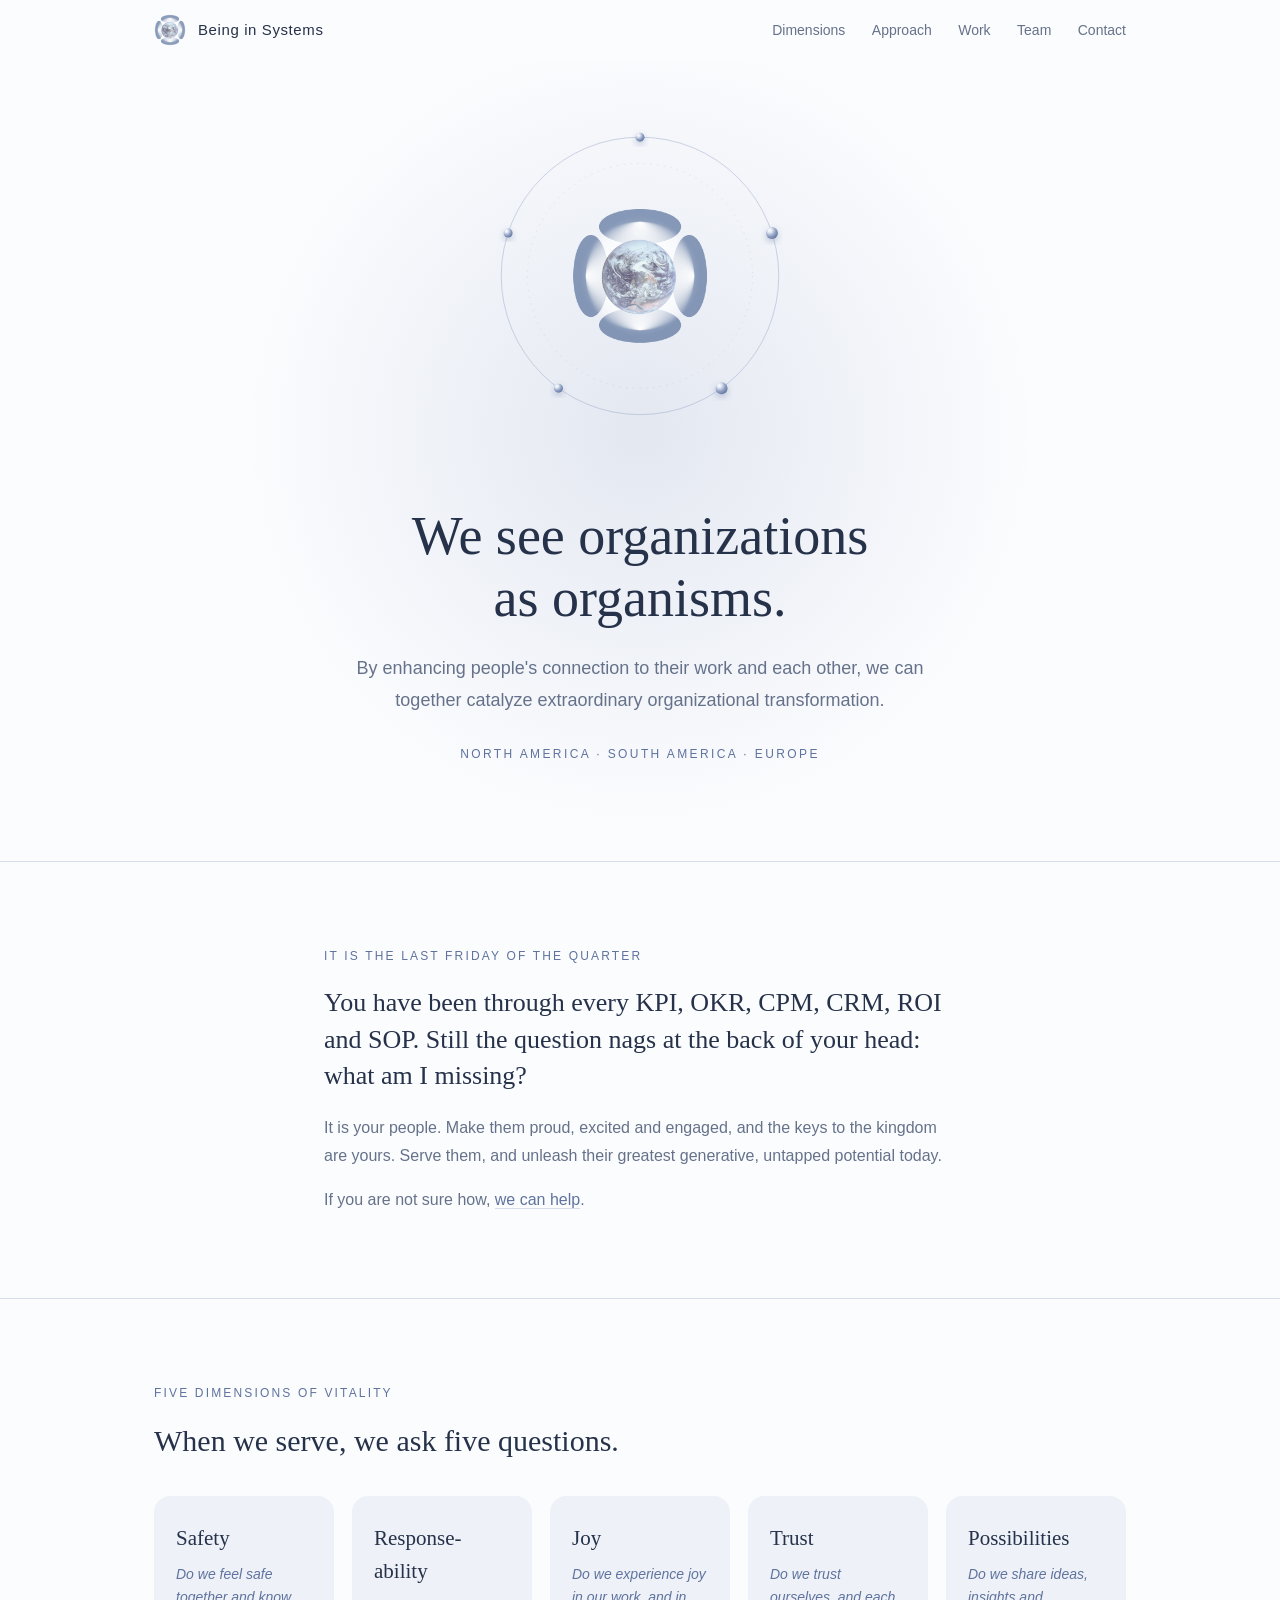
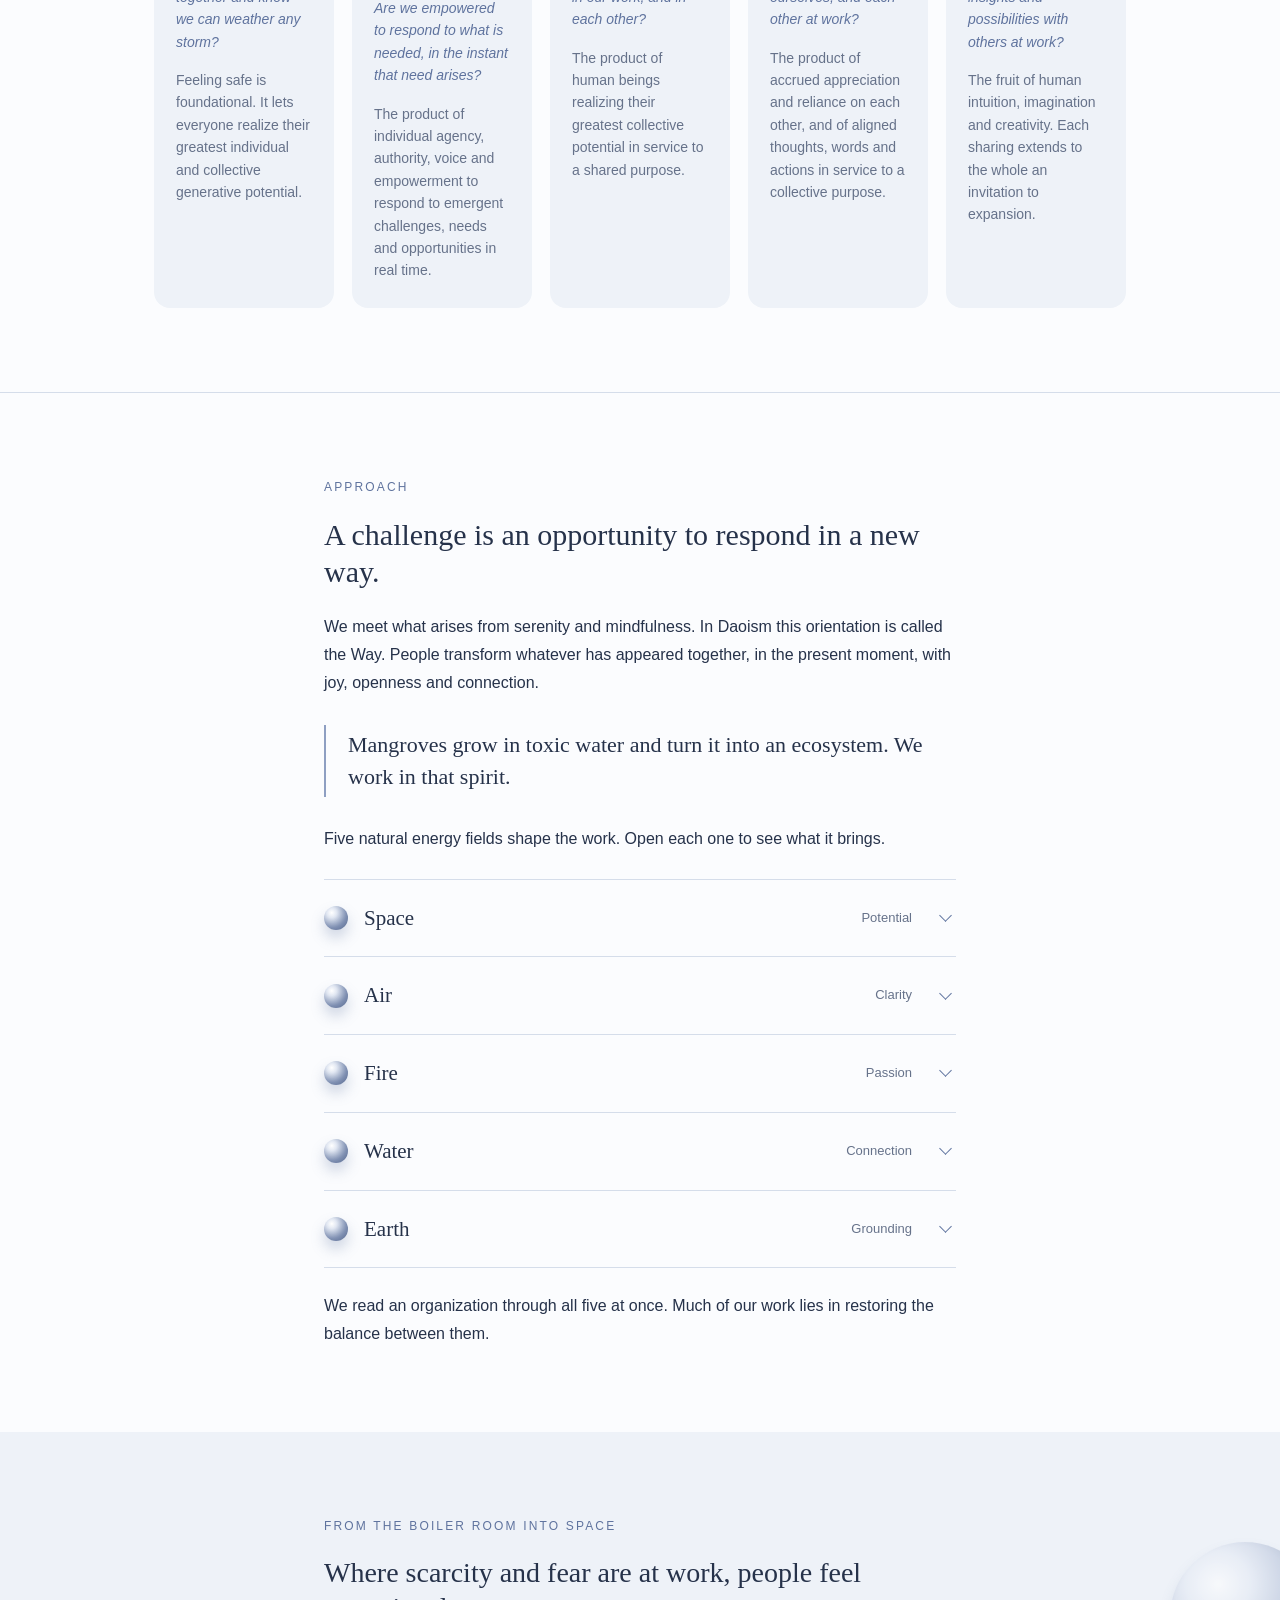
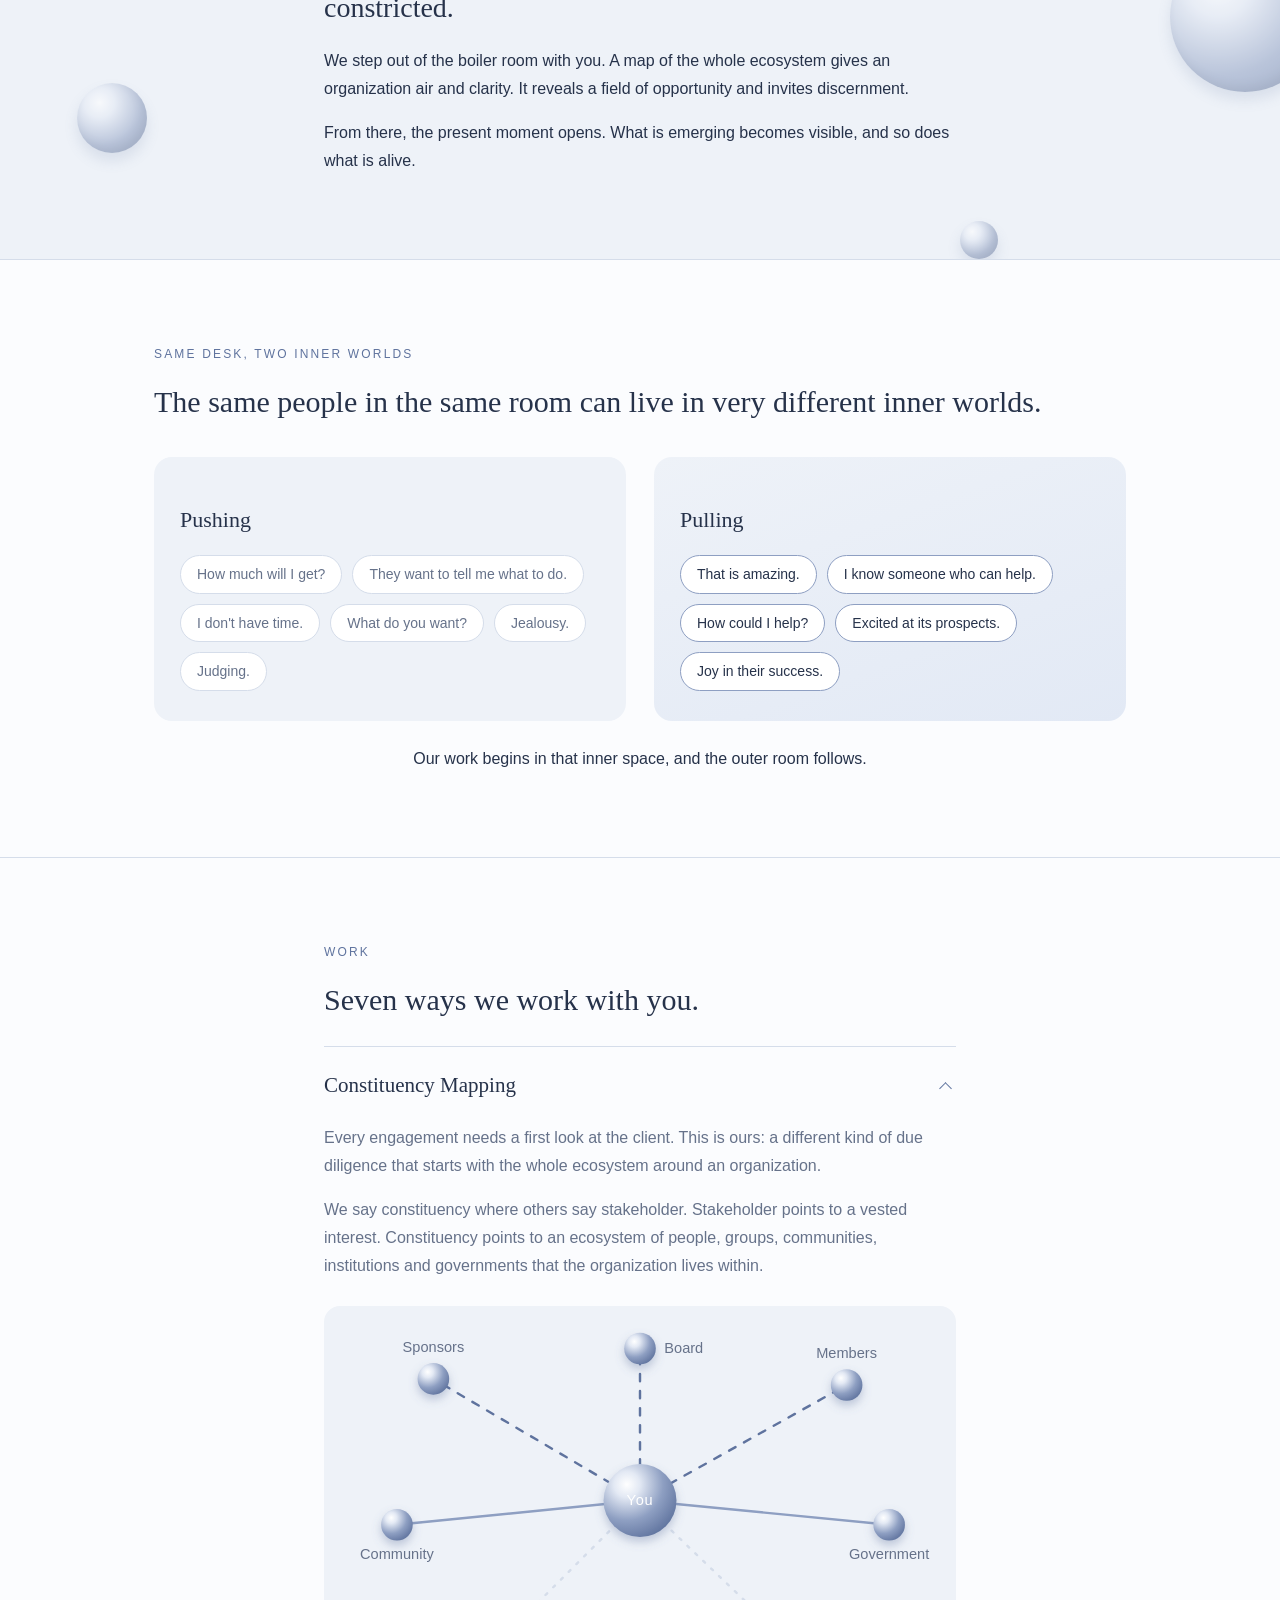
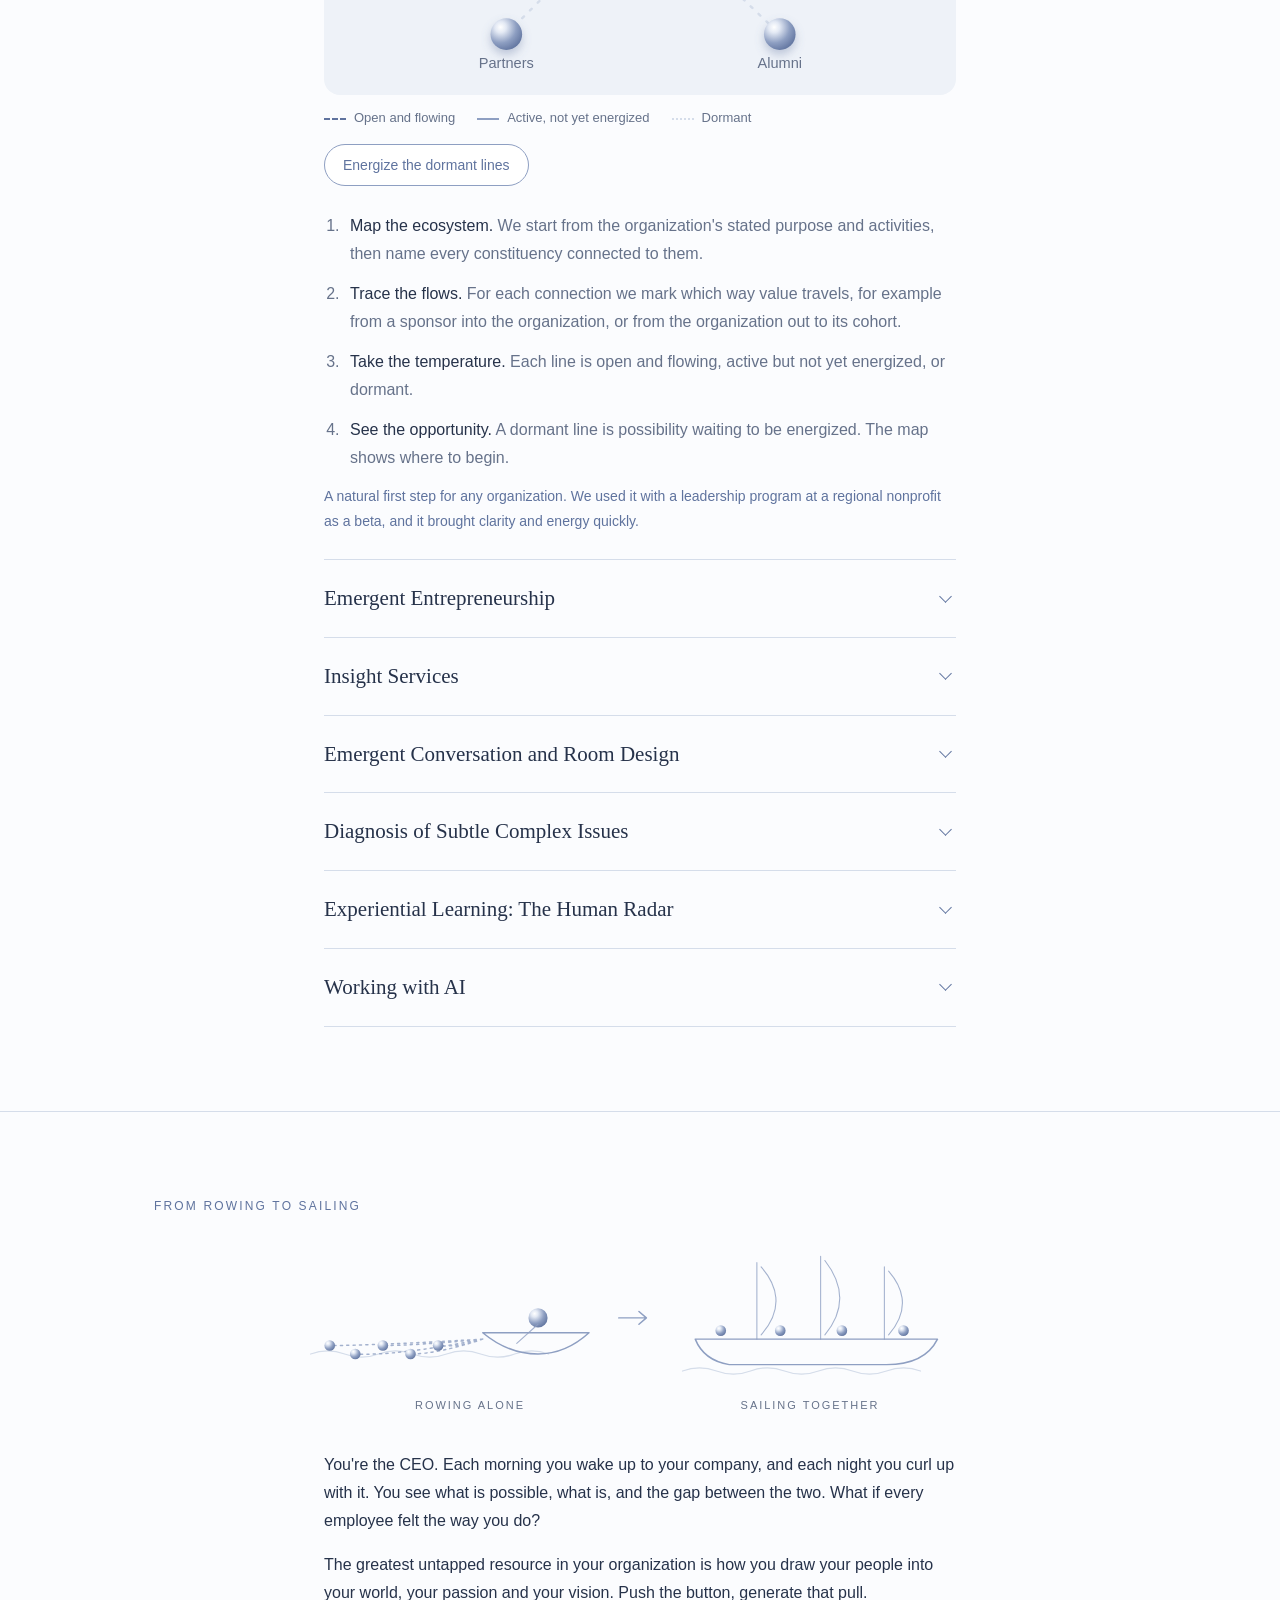
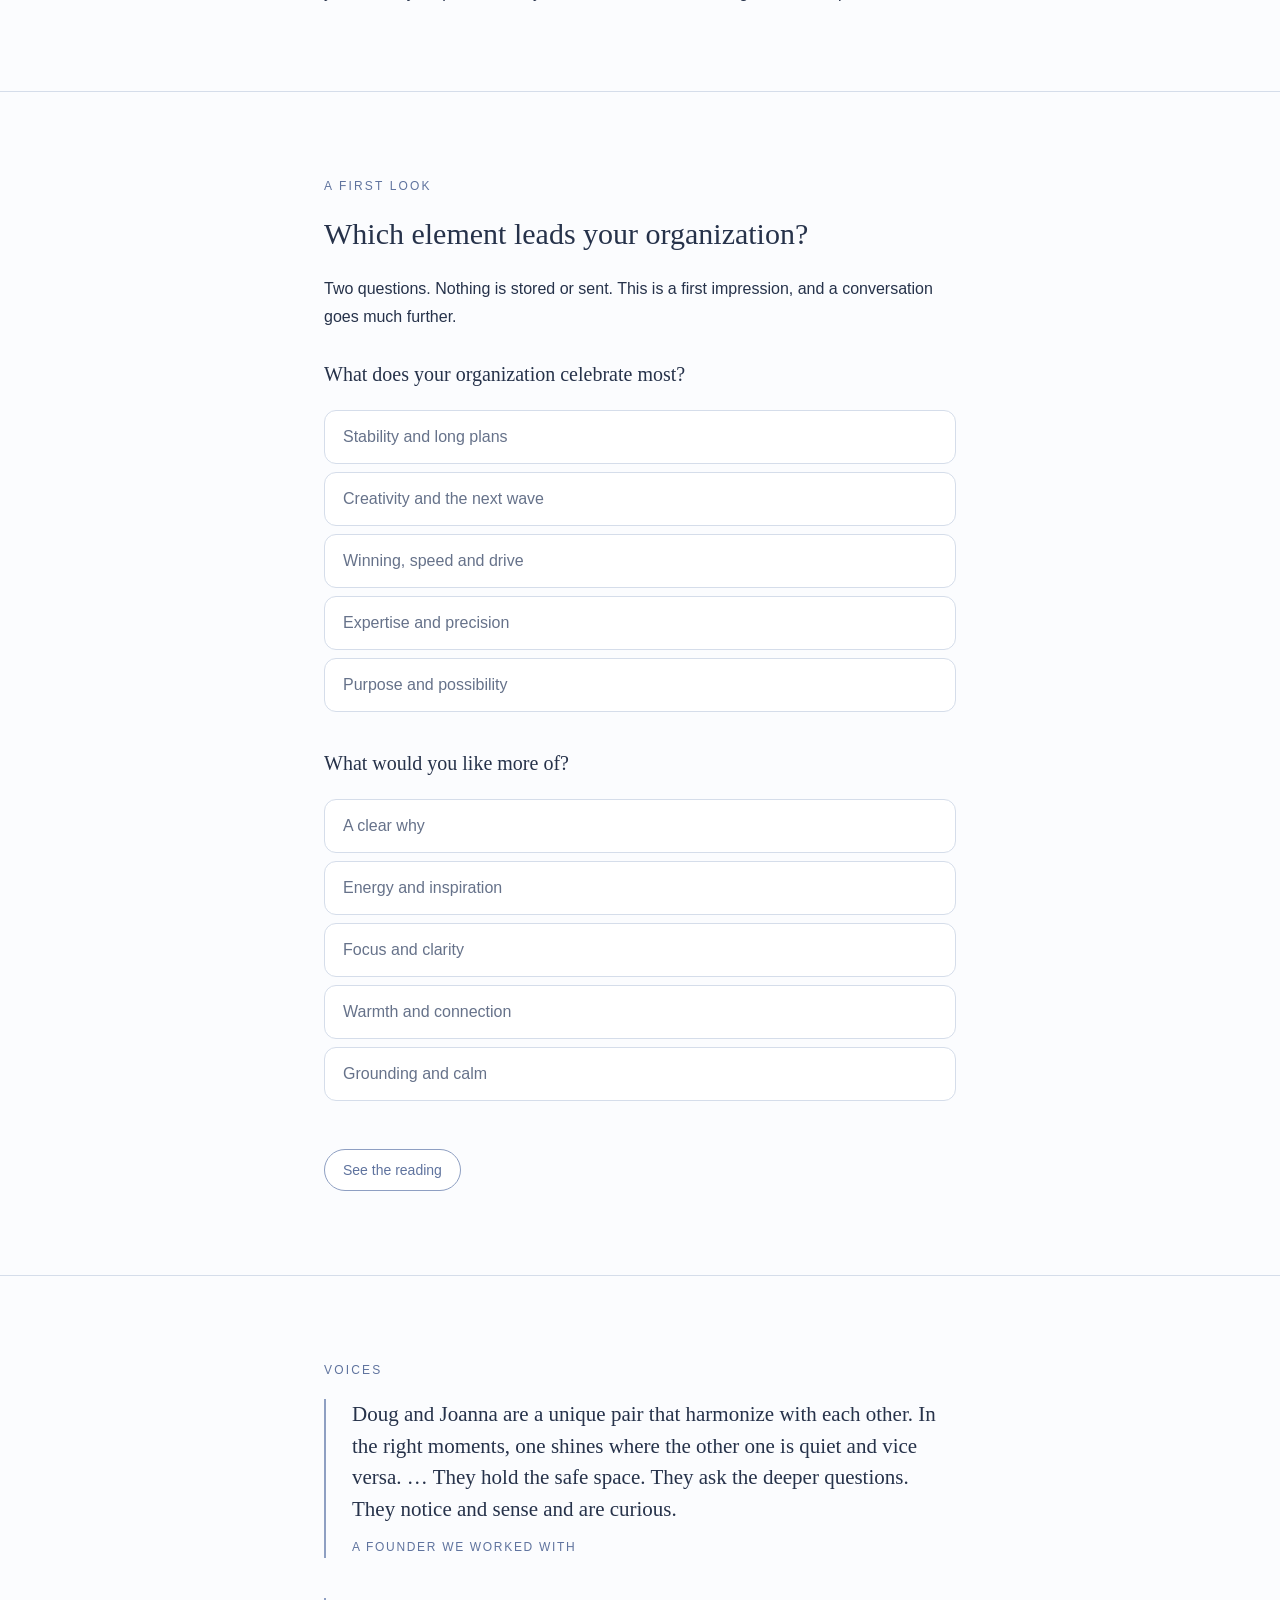
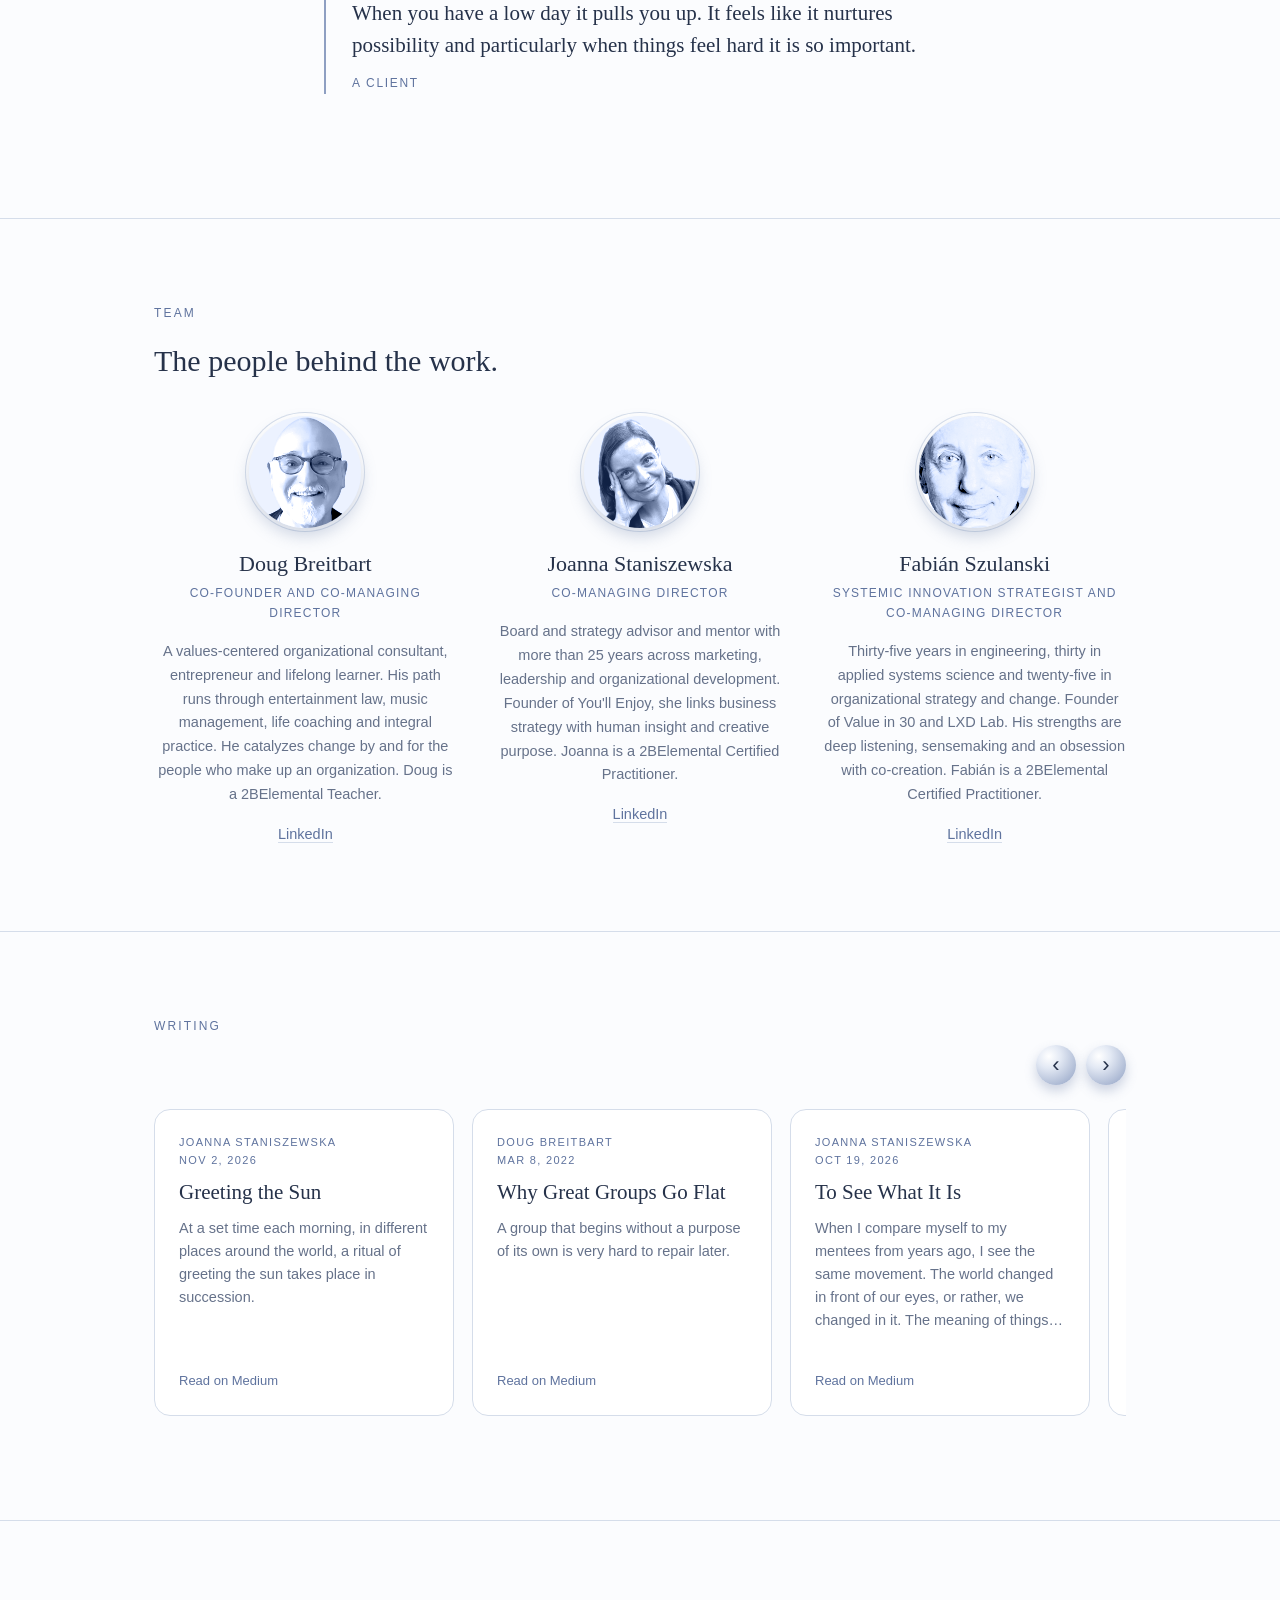
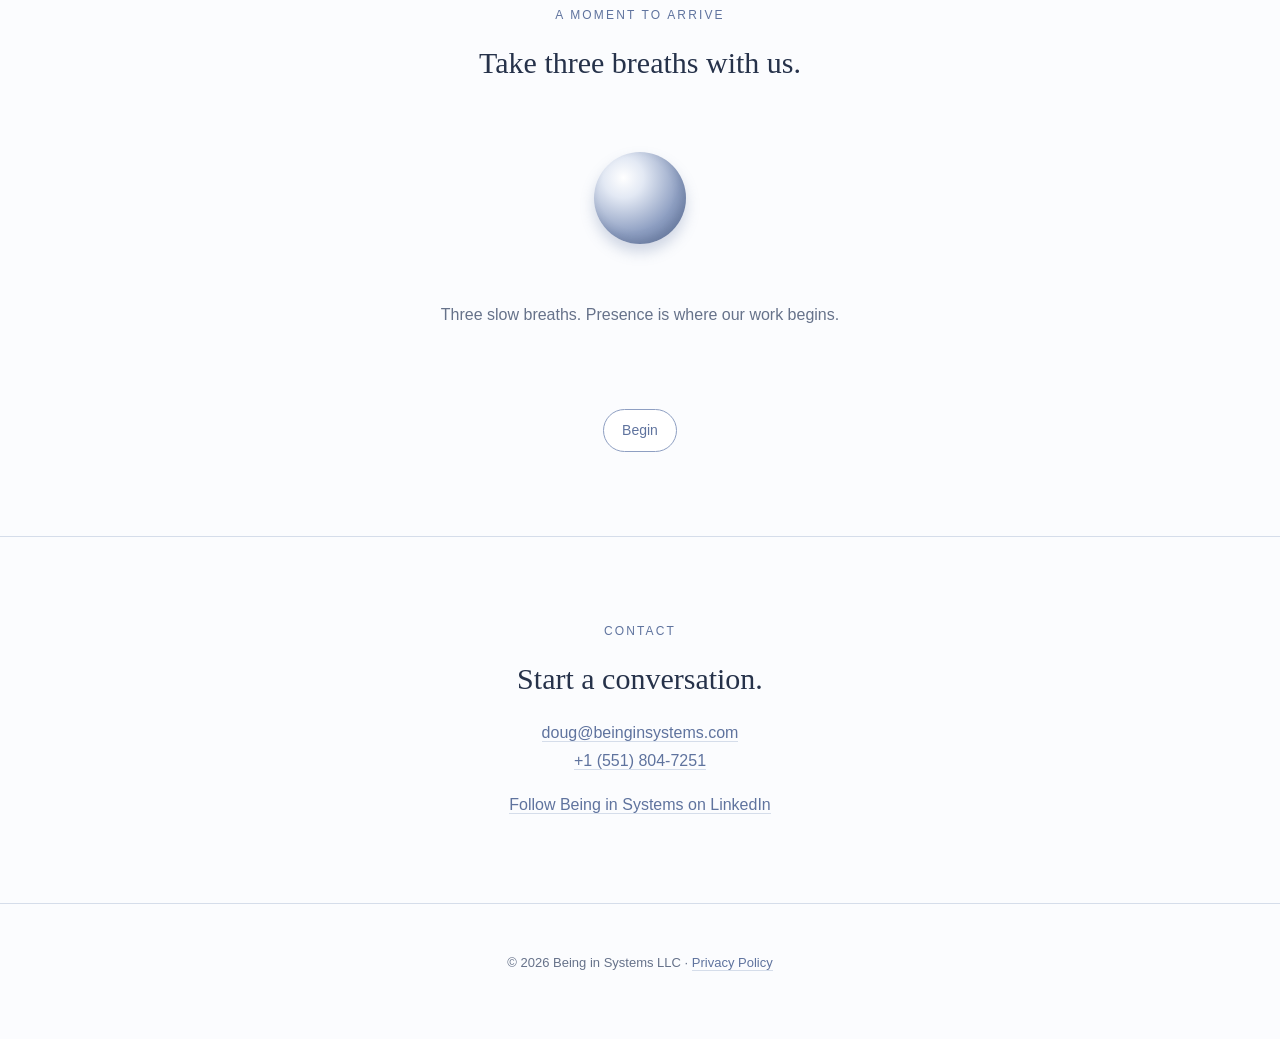
<file: index.html>
<!DOCTYPE html>
<html lang="en">
<head>
  <meta charset="UTF-8" />
  <meta name="viewport" content="width=device-width, initial-scale=1.0" />
  <title>Being in Systems</title>
  <meta name="description" content="We see organizations as organisms. Being in Systems works with them from the inside out." />
  <link rel="icon" href="bis_globe.png" />
  <link rel="stylesheet" href="style.css" />
  <script>document.documentElement.classList.add('js');</script>
</head>
<body>
<svg width="0" height="0" style="position:absolute" aria-hidden="true" focusable="false">
  <defs>
    <radialGradient id="sph" cx="32%" cy="28%" r="80%">
      <stop offset="0" stop-color="#FFFFFF"/><stop offset=".22" stop-color="#E3E9F4"/>
      <stop offset=".62" stop-color="#8E9FC2"/><stop offset="1" stop-color="#5F739E"/>
    </radialGradient>
    <filter id="sh" x="-40%" y="-40%" width="180%" height="190%">
      <feDropShadow dx="0" dy="4" stdDeviation="4" flood-color="#5F739E" flood-opacity=".35"/>
    </filter>
  </defs>
</svg>

<header>
  <div class="wrap">
    <a class="brand" href="#top"><img src="bis_globe.png" alt="" />Being in Systems</a>
    <nav>
      <a href="#dimensions">Dimensions</a>
      <a href="#approach">Approach</a>
      <a href="#work">Work</a>
      <a href="#team">Team</a>
      <a href="#contact">Contact</a>
    </nav>
  </div>
</header>

<main id="top">

  <!-- HERO -->
  <div class="hero">
    <div class="hero-art" data-speed="-0.14" aria-hidden="true">
      <svg class="orbit" viewBox="0 0 400 400">
        <circle cx="200" cy="200" r="185" class="orbit-line"/>
        <circle cx="200" cy="200" r="150" class="orbit-line faint"/>
        <g class="orbit-dots">
          <circle cx="200" cy="15"  r="6"/>
          <circle cx="375.9" cy="142.8" r="8"/>
          <circle cx="308.7" cy="349.7" r="8"/>
          <circle cx="91.3"  cy="349.7" r="6"/>
          <circle cx="24.1"  cy="142.8" r="6"/>
        </g>
      </svg>
      <img class="globe" src="bis_globe.png" alt="Being in Systems globe logo" />
    </div>
    <div class="wrap">
      <h1>We see organizations<br />as organisms.</h1>
      <p class="lead">By enhancing people's connection to their work and each other, we can together catalyze extraordinary organizational transformation.</p>
      <p class="geo">North America &middot; South America &middot; Europe</p>
    </div>
  </div>

  <!-- PROVOCATION -->
  <section id="friday" class="prov"><div class="wrap">
    <span class="label">It is the last Friday of the quarter</span>
    <p class="big">You have been through every KPI, OKR, CPM, CRM, ROI and SOP. Still the question nags at the back of your head: what am I missing?</p>
    <p>It is your people. Make them proud, excited and engaged, and the keys to the kingdom are yours. Serve them, and unleash their greatest generative, untapped potential today.</p>
    <p>If you are not sure how, <a href="#contact">we can help</a>.</p>
  </div></section>

  <!-- DIMENSIONS -->
  <section id="dimensions"><div class="wrap wide">
    <span class="label">Five dimensions of vitality</span>
    <h2>When we serve, we ask five questions.</h2>
    <div class="dims">
      <article class="dim reveal">
        <h3>Safety</h3>
        <p class="q">Do we feel safe together and know we can weather any storm?</p>
        <p>Feeling safe is foundational. It lets everyone realize their greatest individual and collective generative potential.</p>
      </article>
      <article class="dim reveal">
        <h3>Response-ability</h3>
        <p class="q">Are we empowered to respond to what is needed, in the instant that need arises?</p>
        <p>The product of individual agency, authority, voice and empowerment to respond to emergent challenges, needs and opportunities in real time.</p>
      </article>
      <article class="dim reveal">
        <h3>Joy</h3>
        <p class="q">Do we experience joy in our work, and in each other?</p>
        <p>The product of human beings realizing their greatest collective potential in service to a shared purpose.</p>
      </article>
      <article class="dim reveal">
        <h3>Trust</h3>
        <p class="q">Do we trust ourselves, and each other at work?</p>
        <p>The product of accrued appreciation and reliance on each other, and of aligned thoughts, words and actions in service to a collective purpose.</p>
      </article>
      <article class="dim reveal">
        <h3>Possibilities</h3>
        <p class="q">Do we share ideas, insights and possibilities with others at work?</p>
        <p>The fruit of human intuition, imagination and creativity. Each sharing extends to the whole an invitation to expansion.</p>
      </article>
    </div>
  </div></section>

  <!-- APPROACH -->
  <section id="approach"><div class="wrap">
    <span class="label">Approach</span>
    <h2>A challenge is an opportunity to respond in a new way.</h2>
    <p>We meet what arises from serenity and mindfulness. In Daoism this orientation is called the Way. People transform whatever has appeared together, in the present moment, with joy, openness and connection.</p>
    <blockquote class="pull">Mangroves grow in toxic water and turn it into an ecosystem. We work in that spirit.</blockquote>
    <p>Five natural energy fields shape the work. Open each one to see what it brings.</p>
<div class="acc el reveal">
      <details name="elements">
        <summary><span class="orb sm" aria-hidden="true"></span><span>Space</span><em>Potential</em></summary>
        <div class="body"><p>The field where something new can appear. Space holds purpose, meaning and emergence. It asks why the organization exists and what wants to come next.</p><p class="out"><b>Out of balance.</b> When Space is missing, success is measured by growth and stability alone, and the organization has little sense of why it does what it does.</p></div>
      </details>
      <details name="elements">
        <summary><span class="orb sm" aria-hidden="true"></span><span>Air</span><em>Clarity</em></summary>
        <div class="body"><p>Structure, focus and thought. Air gives shape to what Fire brings, through numbers, agreements and clear communication.</p><p class="out"><b>Out of balance.</b> Air alone turns cold. The expertise is strong, yet few people feel drawn to it. Without Air, intensity has no focus.</p></div>
      </details>
      <details name="elements">
        <summary><span class="orb sm" aria-hidden="true"></span><span>Fire</span><em>Passion</em></summary>
        <div class="body"><p>Agency, voice and the energy to act. Fire awakens people to their own value and generative potential. It inspires and never imposes.</p><p class="out"><b>Out of balance.</b> Without Fire, energy lives in individual careers and the whole stays cold. Too much Fire burns people out within a few years.</p></div>
      </details>
      <details name="elements">
        <summary><span class="orb sm" aria-hidden="true"></span><span>Water</span><em>Connection</em></summary>
        <div class="body"><p>Trust, feeling and adaptability. Water lets people let go, and lets an organization take the shape the moment asks for.</p><p class="out"><b>Out of balance.</b> Without containment, Water rides one wave after another. When it freezes, people stay loyal out of habit and the connection is gone.</p></div>
      </details>
      <details name="elements">
        <summary><span class="orb sm" aria-hidden="true"></span><span>Earth</span><em>Grounding</em></summary>
        <div class="body"><p>Safety, stability and generosity. Earth is the structure that holds, so that people can rest and create.</p><p class="out"><b>Out of balance.</b> Too much Earth keeps a structure running long after anyone has asked whether it still serves.</p></div>
      </details>
    </div>
    <p class="after">We read an organization through all five at once. Much of our work lies in restoring the balance between them.</p>
  </div></section>

  <!-- SPACE -->
  <section id="space" class="band">
    <span class="orb drift d1" data-speed="0.22" aria-hidden="true"></span>
    <span class="orb drift d2" data-speed="-0.12" aria-hidden="true"></span>
    <span class="orb drift d3" data-speed="0.32" aria-hidden="true"></span>
    <div class="wrap">
    <span class="label">From the boiler room into space</span>
    <h2>Where scarcity and fear are at work, people feel constricted.</h2>
    <p>We step out of the boiler room with you. A map of the whole ecosystem gives an organization air and clarity. It reveals a field of opportunity and invites discernment.</p>
    <p>From there, the present moment opens. What is emerging becomes visible, and so does what is alive.</p>
  </div></section>

  <!-- INNER WORLDS -->
  <section id="inner"><div class="wrap wide">
    <span class="label">Same desk, two inner worlds</span>
    <h2>The same people in the same room can live in very different inner worlds.</h2>
    <div class="duo">
      <div class="side">
        <h3>Pushing</h3>
        <ul class="bubbles">
          <li>How much will I get?</li><li>They want to tell me what to do.</li><li>I don't have time.</li>
          <li>What do you want?</li><li>Jealousy.</li><li>Judging.</li>
        </ul>
      </div>
      <div class="side pull-side">
        <h3>Pulling</h3>
        <ul class="bubbles">
          <li>That is amazing.</li><li>I know someone who can help.</li><li>How could I help?</li>
          <li>Excited at its prospects.</li><li>Joy in their success.</li>
        </ul>
      </div>
    </div>
    <p class="after center">Our work begins in that inner space, and the outer room follows.</p>
  </div></section>

  <!-- WORK -->
  <section id="work"><div class="wrap">
    <span class="label">Work</span>
    <h2>Seven ways we work with you.</h2>

    <div class="acc">
      <details open>
        <summary>Constituency Mapping</summary>
        <div class="body">
          <p>Every engagement needs a first look at the client. This is ours: a different kind of due diligence that starts with the whole ecosystem around an organization.</p>
          <p>We say constituency where others say stakeholder. Stakeholder points to a vested interest. Constituency points to an ecosystem of people, groups, communities, institutions and governments that the organization lives within.</p>

          <figure class="map" id="map">
            <svg viewBox="0 0 520 320" role="img" aria-label="Constituency map: an organization at the center with flowing, active and dormant connections to its constituencies">
              <g class="m-lines">
                <line class="flow"    x1="260" y1="160" x2="90"  y2="60"/>
                <line class="flow"    x1="260" y1="160" x2="430" y2="65"/>
                <line class="active"  x1="260" y1="160" x2="60"  y2="180"/>
                <line class="active"  x1="260" y1="160" x2="465" y2="180"/>
                <line class="dormant" x1="260" y1="160" x2="150" y2="270"/>
                <line class="dormant" x1="260" y1="160" x2="375" y2="270"/>
                <line class="flow"    x1="260" y1="160" x2="260" y2="35"/>
              </g>
              <g class="m-nodes">
                <circle cx="90" cy="60" r="13"/><circle cx="430" cy="65" r="13"/>
                <circle cx="60" cy="180" r="13"/><circle cx="465" cy="180" r="13"/>
                <circle cx="150" cy="270" r="13"/><circle cx="375" cy="270" r="13"/>
                <circle cx="260" cy="35" r="13"/>
              </g>
              <g class="m-labels">
                <text x="90"  y="38"  text-anchor="middle">Sponsors</text>
                <text x="430" y="43"  text-anchor="middle">Members</text>
                <text x="60"  y="208" text-anchor="middle">Community</text>
                <text x="465" y="208" text-anchor="middle">Government</text>
                <text x="150" y="298" text-anchor="middle">Partners</text>
                <text x="375" y="298" text-anchor="middle">Alumni</text>
                <text x="280" y="39"  text-anchor="start">Board</text>
              </g>
              <circle class="m-core" cx="260" cy="160" r="30"/>
              <text class="m-core-label" x="260" y="164" text-anchor="middle">You</text>
            </svg>
            <figcaption>
              <span><i class="k flow"></i>Open and flowing</span>
              <span><i class="k active"></i>Active, not yet energized</span>
              <span><i class="k dormant"></i>Dormant</span>
            </figcaption>
            <button class="pill" type="button" aria-pressed="false">Energize the dormant lines</button>
          </figure>

          <ol class="steps">
            <li><b>Map the ecosystem.</b> We start from the organization's stated purpose and activities, then name every constituency connected to them.</li>
            <li><b>Trace the flows.</b> For each connection we mark which way value travels, for example from a sponsor into the organization, or from the organization out to its cohort.</li>
            <li><b>Take the temperature.</b> Each line is open and flowing, active but not yet energized, or dormant.</li>
            <li><b>See the opportunity.</b> A dormant line is possibility waiting to be energized. The map shows where to begin.</li>
          </ol>
          <p class="for">A natural first step for any organization. We used it with a leadership program at a regional nonprofit as a beta, and it brought clarity and energy quickly.</p>
        </div>
      </details>

      <details>
        <summary>Emergent Entrepreneurship</summary>
        <div class="body">
          <p>Building something new, without a blueprint. We start from what is present in the room and let the venture take shape as real needs arise.</p>
          <p>Purpose becomes clear as the founding group discovers it together. Structure, agreements and offerings arrive when the venture needs them. Decisions are made by consent, and the connection between the people co-creating is part of the work.</p>
          <p class="for">For start-ups, partnerships forming around a shared idea, and venture teams or incubators inside larger organizations.</p>
        </div>
      </details>

      <details>
        <summary>Insight Services</summary>
        <div class="body">
          <p>Insight is the act of seeing into what is. We spend time with your people and listen to their experience and to what they have noticed but not been asked about.</p>
          <p>From that we offer senior leaders a reading: where connection flows, where it is constrained, and how that shapes what the organization can do. You receive a diagnosis and the questions it opens. What follows is yours to design, from the culture, relationships and resources already present.</p>
          <p class="for">For senior leaders and organizational development teams.</p>
        </div>
      </details>

      <details>
        <summary>Emergent Conversation and Room Design</summary>
        <div class="body">
          <p>Some conversations only happen when the conditions are right. We build a container with you, a set of conditions in which the questions that matter most to the people present can come into the open.</p>
          <p>We develop the invitation together, a space holder holds each session, and a conversation with you follows each gathering. In one engagement with a global engineering firm, participants from operating units in more than 100 countries decided on their own to keep meeting, each bringing a colleague to the next gathering.</p>
          <p class="for">For leaders convening teams, programs or communities.</p>
        </div>
      </details>

      <details>
        <summary>Diagnosis of Subtle Complex Issues</summary>
        <div class="body">
          <p>We work where organizational structure meets human awareness. The organization is considered a living organism, and we look at how Space, Air, Fire, Water and Earth are expressed in a leader, a team or the whole.</p>
          <p>Where one field is over or under expressed, another can balance it. The resulting action plan is written in plain business language.</p>
        </div>
      </details>

      <details>
        <summary>Experiential Learning: The Human Radar</summary>
        <div class="body">
          <p>A five-day immersive program for leaders, one four-hour module per day, built on games, role play and shared inquiry. It widens perception of the opportunity field, strengthens relational intelligence and turns insight into tangible change.</p>
          <p class="for">Designed first for academic leaders and adaptable to other leadership groups.</p>
        </div>
      </details>

      <details>
        <summary>Working with AI</summary>
        <div class="body">
          <p>We work with artificial intelligence every day, and we are good at it. It widens what is possible.</p>
          <p>We bring AI skills to our clients, so their teams can work with it effectively and creatively. The human questions stay at the center. AI helps us hold more of them.</p>
        </div>
      </details>
    </div>
  </div></section>

  <!-- SAILING -->
  <section id="sailing"><div class="wrap wide">
    <span class="label">From rowing to sailing</span>
    <figure class="ship reveal">
      <svg viewBox="0 0 640 150" role="img" aria-label="One person rowing and towing others, then a crew sailing together">
        <g class="sea"><path d="M10 112 q16 -6 32 0 t32 0 t32 0 t32 0 t32 0 t32 0 t32 0"/><path d="M360 128 q16 -6 32 0 t32 0 t32 0 t32 0 t32 0 t32 0 t32 0"/></g>
        <g class="bob">
          <path class="line" d="M172 92 Q196 112 224 112 Q250 112 272 92 Z"/>
          <circle cx="224" cy="78" r="9" class="o"/>
          <line class="line thin" x1="224" y1="84" x2="204" y2="102"/>
          <path class="line dot" d="M172 98 Q150 106 130 104 M172 98 Q130 112 104 112 M172 98 Q110 104 78 104 M172 98 Q90 114 52 112 M172 98 Q70 104 28 104"/>
          <g><circle cx="130" cy="104" r="5" class="o"/><circle cx="104" cy="112" r="5" class="o"/><circle cx="78" cy="104" r="5" class="o"/><circle cx="52" cy="112" r="5" class="o"/><circle cx="28" cy="104" r="5" class="o"/></g>
        </g>
        <path class="line arrow" d="M300 78 h26 m-7 -6 l7 6 l-7 6"/>
        <g class="bob b2">
          <path class="line" d="M372 98 L600 98 Q588 122 552 122 L404 122 Q380 118 372 98 Z"/>
          <path class="line thin" d="M430 98 V26 M490 98 V20 M550 98 V30"/>
          <path class="line thin" d="M434 30 Q462 62 434 94 M494 24 Q522 60 494 94 M554 34 Q580 64 554 94"/>
          <g><circle cx="396" cy="90" r="5" class="o"/><circle cx="452" cy="90" r="5" class="o"/><circle cx="510" cy="90" r="5" class="o"/><circle cx="568" cy="90" r="5" class="o"/></g>
        </g>
      </svg>
      <figcaption><span>Rowing alone</span><span>Sailing together</span></figcaption>
    </figure>
    <div class="wrap narrow">
      <p>You're the CEO. Each morning you wake up to your company, and each night you curl up with it. You see what is possible, what is, and the gap between the two. What if every employee felt the way you do?</p>
      <p>The greatest untapped resource in your organization is how you draw your people into your world, your passion and your vision. Push the button, generate that pull.</p>
    </div>
  </div></section>

  <!-- QUIZ -->
  <section id="quiz"><div class="wrap">
    <span class="label">A first look</span>
    <h2>Which element leads your organization?</h2>
    <p>Two questions. Nothing is stored or sent. This is a first impression, and a conversation goes much further.</p>
    <form id="q" class="quiz">
      <fieldset><legend>What does your organization celebrate most?</legend>
        <label><input type="radio" name="lead" value="earth" /><span>Stability and long plans</span></label>
        <label><input type="radio" name="lead" value="water" /><span>Creativity and the next wave</span></label>
        <label><input type="radio" name="lead" value="fire" /><span>Winning, speed and drive</span></label>
        <label><input type="radio" name="lead" value="air" /><span>Expertise and precision</span></label>
        <label><input type="radio" name="lead" value="space" /><span>Purpose and possibility</span></label>
      </fieldset>
      <fieldset><legend>What would you like more of?</legend>
        <label><input type="radio" name="want" value="space" /><span>A clear why</span></label>
        <label><input type="radio" name="want" value="fire" /><span>Energy and inspiration</span></label>
        <label><input type="radio" name="want" value="air" /><span>Focus and clarity</span></label>
        <label><input type="radio" name="want" value="water" /><span>Warmth and connection</span></label>
        <label><input type="radio" name="want" value="earth" /><span>Grounding and calm</span></label>
      </fieldset>
      <button class="pill show" type="submit">See the reading</button>
    </form>
    <div class="result" id="result" hidden aria-live="polite"></div>
  </div></section>

  <!-- VOICES -->
  <section id="voices"><div class="wrap">
    <span class="label">Voices</span>
    <figure class="voice reveal">
      <blockquote>Doug and Joanna are a unique pair that harmonize with each other. In the right moments, one shines where the other one is quiet and vice versa. &hellip; They hold the safe space. They ask the deeper questions. They notice and sense and are curious.</blockquote>
      <figcaption>A founder we worked with</figcaption>
    </figure>
    <figure class="voice reveal">
      <blockquote>When you have a low day it pulls you up. It feels like it nurtures possibility and particularly when things feel hard it is so important.</blockquote>
      <figcaption>A client</figcaption>
    </figure>
  </div></section>

  <!-- TEAM -->
  <section id="team"><div class="wrap wide">
    <span class="label">Team</span>
    <h2>The people behind the work.</h2>
    <div class="team">
      <article class="person reveal">
        <span class="ph"><img src="img/doug.png" width="112" height="112" alt="Doug Breitbart" /></span>
        <h3>Doug Breitbart</h3>
        <p class="role">Co-Founder and Co-Managing Director</p>
        <p>A values-centered organizational consultant, entrepreneur and lifelong learner. His path runs through entertainment law, music management, life coaching and integral practice. He catalyzes change by and for the people who make up an organization. Doug is a 2BElemental Teacher.</p>
        <p><a href="https://www.linkedin.com/in/dougbreitbart/" target="_blank" rel="noopener">LinkedIn</a></p>
      </article>
      <article class="person reveal">
        <span class="ph light"><img src="img/joanna.png" width="112" height="112" alt="Joanna Staniszewska" /></span>
        <h3>Joanna Staniszewska</h3>
        <p class="role">Co-Managing Director</p>
        <p>Board and strategy advisor and mentor with more than 25 years across marketing, leadership and organizational development. Founder of You'll Enjoy, she links business strategy with human insight and creative purpose. Joanna is a 2BElemental Certified Practitioner.</p>
        <p><a href="https://www.linkedin.com/in/joannastaniszewska" target="_blank" rel="noopener">LinkedIn</a></p>
      </article>
      <article class="person reveal">
        <span class="ph"><img src="img/fabian.jpg" width="112" height="112" alt="Fabián Szulanski" /></span>
        <h3>Fabián Szulanski</h3>
        <p class="role">Systemic Innovation Strategist and Co-Managing Director</p>
        <p>Thirty-five years in engineering, thirty in applied systems science and twenty-five in organizational strategy and change. Founder of Value in 30 and LXD Lab. His strengths are deep listening, sensemaking and an obsession with co-creation. Fabián is a 2BElemental Certified Practitioner.</p>
        <p><a href="https://www.linkedin.com/in/fabianszulanski/" target="_blank" rel="noopener">LinkedIn</a></p>
      </article>
    </div>
  </div></section>

  <!-- WRITING -->
  <section id="writing"><div class="wrap wide">
    <span class="label">Writing</span>
    <div class="rail-wrap">
      <button class="rail-btn prev" type="button" aria-label="Previous articles">&#8249;</button>
      <ul class="rail" tabindex="0" aria-label="Articles">
        <li class="card"><a href="https://medium.com/@j.staniszewska/greeting-the-sun-1b716b4ad941" target="_blank" rel="noopener">
          <small>Joanna Staniszewska<br />Nov 2, 2026</small><b>Greeting the Sun</b><span>At a set time each morning, in different places around the world, a ritual of greeting the sun takes place in succession.</span><em>Read on Medium</em></a></li>
        <li class="card"><a href="https://medium.com/@dbreitbart/why-great-groups-go-flat-6d8cc6883a7" target="_blank" rel="noopener">
          <small>Doug Breitbart<br />Mar 8, 2022</small><b>Why Great Groups Go Flat</b><span>A group that begins without a purpose of its own is very hard to repair later.</span><em>Read on Medium</em></a></li>
        <li class="card"><a href="https://medium.com/@j.staniszewska/to-see-what-it-is-adb25ca65de3" target="_blank" rel="noopener">
          <small>Joanna Staniszewska<br />Oct 19, 2026</small><b>To See What It Is</b><span>When I compare myself to my mentees from years ago, I see the same movement. The world changed in front of our eyes, or rather, we changed in it. The meaning of things shifted.</span><em>Read on Medium</em></a></li>
        <li class="card"><a href="https://medium.com/@j.staniszewska/a-dynamic-person-in-a-fast-changing-environment-79563a211479" target="_blank" rel="noopener">
          <small>Joanna Staniszewska<br />Sep 28, 2026</small><b>A dynamic person in a fast-changing environment</b><span>I dove back recently into a place I had not been in a long time: the corporate world of tech. The hive was organized around chat. Hundreds of people moving through one project.</span><em>Read on Medium</em></a></li>
        <li class="card"><a href="https://medium.com/@j.staniszewska/fear-your-fear-dd9cc551811e" target="_blank" rel="noopener">
          <small>Joanna Staniszewska<br />Sep 13, 2026</small><b>Fear Your Fear</b><span>Fear is one of our basic emotions. It reaches into the future. It anticipates what may happen before anything has actually happened. Sometimes it has good reasons.</span><em>Read on Medium</em></a></li>
        <li class="card"><a href="https://medium.com/@j.staniszewska/the-space-in-the-emergency-backpack-6636fa4cd22d" target="_blank" rel="noopener">
          <small>Joanna Staniszewska<br />Sep 6, 2026</small><b>The Space in the Emergency Backpack</b><span>Today I went to a Civil Protection Workshop organized by the Polish Red Cross. For various reasons, I stayed for one hour. The workshop lasted six.</span><em>Read on Medium</em></a></li>
        <li class="card more"><a href="https://medium.com/@j.staniszewska" target="_blank" rel="noopener"><b>More on Medium</b><em>Visit the profile</em></a></li>
      </ul>
      <button class="rail-btn next" type="button" aria-label="Next articles">&#8250;</button>
    </div>
  </div></section>

  <!-- ARRIVE -->
  <section id="arrive"><div class="wrap center">
    <span class="label">A moment to arrive</span>
    <h2>Take three breaths with us.</h2>
    <div class="breath" id="breath">
      <div class="stage"><span class="orb big" aria-hidden="true"></span></div>
      <p class="breath-text" aria-live="polite">Three slow breaths. Presence is where our work begins.</p>
    </div>
    <button class="pill" id="breath-btn" type="button">Begin</button>
  </div></section>

  <!-- CONTACT -->
  <section id="contact"><div class="wrap center">
    <span class="label">Contact</span>
    <h2>Start a conversation.</h2>
    <p><a href="mailto:doug@beinginsystems.com">doug@beinginsystems.com</a><br /><a href="tel:+15518047251">+1 (551) 804-7251</a></p>
    <p><a href="https://www.linkedin.com/company/103021717" target="_blank" rel="noopener">Follow Being in Systems on LinkedIn</a></p>
  </div></section>
</main>

<footer><div class="wrap">&copy; 2026 Being in Systems LLC &middot; <a href="privacy-policy.html">Privacy Policy</a></div></footer>

<script>
(function () {
  var els = document.querySelectorAll('.reveal');
  if (!('IntersectionObserver' in window)) { els.forEach(function (e) { e.classList.add('in'); }); return; }
  var io = new IntersectionObserver(function (entries) {
    entries.forEach(function (en) { if (en.isIntersecting) { en.target.classList.add('in'); io.unobserve(en.target); } });
  }, { threshold: 0.15 });
  els.forEach(function (e, i) { e.style.transitionDelay = (i % 5) * 80 + 'ms'; io.observe(e); });
  var m = document.getElementById('map'), btn = m && m.querySelector('.pill');
  if (btn) btn.addEventListener('click', function () {
    var on = m.classList.toggle('on');
    btn.setAttribute('aria-pressed', on);
    btn.textContent = on ? 'Return to the first look' : 'Energize the dormant lines';
  });
  var reduce = window.matchMedia && matchMedia('(prefers-reduced-motion: reduce)').matches;
  var px = document.querySelectorAll('[data-speed]'), tick = false;
  function par() {
    var vh = window.innerHeight;
    px.forEach(function (e) {
      var r = e.getBoundingClientRect(), y = Math.max(-70, Math.min(70, (r.top + r.height / 2 - vh / 2) * parseFloat(e.dataset.speed)));
      e.style.transform = 'translate3d(0,' + y.toFixed(1) + 'px,0)';
    });
    tick = false;
  }
  if (!reduce && px.length) {
    window.addEventListener('scroll', function () { if (!tick) { tick = true; requestAnimationFrame(par); } }, { passive: true });
    par();
  }
  var br = document.getElementById('breath'), bb = document.getElementById('breath-btn');
  if (br && bb) {
    var bt = br.querySelector('.breath-text'), busy = false;
    bb.addEventListener('click', function () {
      if (busy) return; busy = true; br.classList.add('run'); bb.disabled = true;
      for (var i = 0; i < 3; i++) {
        (function (i) {
          setTimeout(function () { bt.innerHTML = 'Breathe in<small>' + (i + 1) + ' of 3</small>'; }, i * 8000);
          setTimeout(function () { bt.innerHTML = 'Breathe out<small>' + (i + 1) + ' of 3</small>'; }, i * 8000 + 4000);
        })(i);
      }
      setTimeout(function () {
        br.classList.remove('run'); bt.textContent = 'We are in this present moment, breathing, being in emergence.';
        bb.textContent = 'Once more'; bb.disabled = false; busy = false;
      }, 24000);
    });
  }
  var qf = document.getElementById('q');
  if (qf) {
    var E = { space: 'Space', fire: 'Fire', air: 'Air', water: 'Water', earth: 'Earth' };
    var lead = {
      earth: 'Stable and long lived. Plans run for years and the structures are strong. The question of why the organization exists has gone quiet.',
      water: 'People and creativity set the pace, and the next wave decides the direction. A container and a deeper why are what is missing.',
      fire: 'Fast, bright and driven. The team fights for the next win and burns out doing it. Focus and care for people run thin.',
      air: 'Deep expertise and precise thinking. The atmosphere is cool and few people feel drawn in. Warmth and renewal run thin.',
      space: 'A strong sense of purpose and possibility. Without grounding, a vision can stay an idea.'
    };
    var gift = {
      space: 'Space is the field where something new can appear. It holds purpose and emergence.',
      fire: 'Fire is agency, voice and the energy to act. It inspires and never imposes.',
      air: 'Air is structure, focus and thought. It gives shape to what Fire brings.',
      water: 'Water is trust, feeling and adaptability. It lets people let go.',
      earth: 'Earth is safety, stability and generosity. It is the structure that holds.'
    };
    qf.addEventListener('submit', function (ev) {
      ev.preventDefault();
      var a = qf.querySelector('input[name=lead]:checked'), b = qf.querySelector('input[name=want]:checked'), r = document.getElementById('result');
      if (!a || !b) { r.hidden = false; r.innerHTML = '<p>Please answer both questions.</p>'; return; }
      var t = '<h3>Your organization leans toward ' + E[a.value] + '.</h3><p>' + lead[a.value] + '</p>';
      t += a.value === b.value
        ? '<p>You asked for more of what already leads. That often means the balance is hiding somewhere else, and it is worth exploring.</p>'
        : '<p>You would like more ' + E[b.value] + '. ' + gift[b.value] + '</p>';
      t += '<p><a href="#contact">Start a conversation</a></p>';
      r.innerHTML = t; r.hidden = false;
    });
  }
  var rail = document.querySelector('.rail');
  if (rail) {
    document.querySelectorAll('.rail-btn').forEach(function (b) {
      b.addEventListener('click', function () {
        var step = rail.querySelector('.card').offsetWidth + 18;
        rail.scrollBy({ left: b.classList.contains('next') ? step : -step, behavior: reduce ? 'auto' : 'smooth' });
      });
    });
  }
})();
</script>
</body>
</html>
</file>
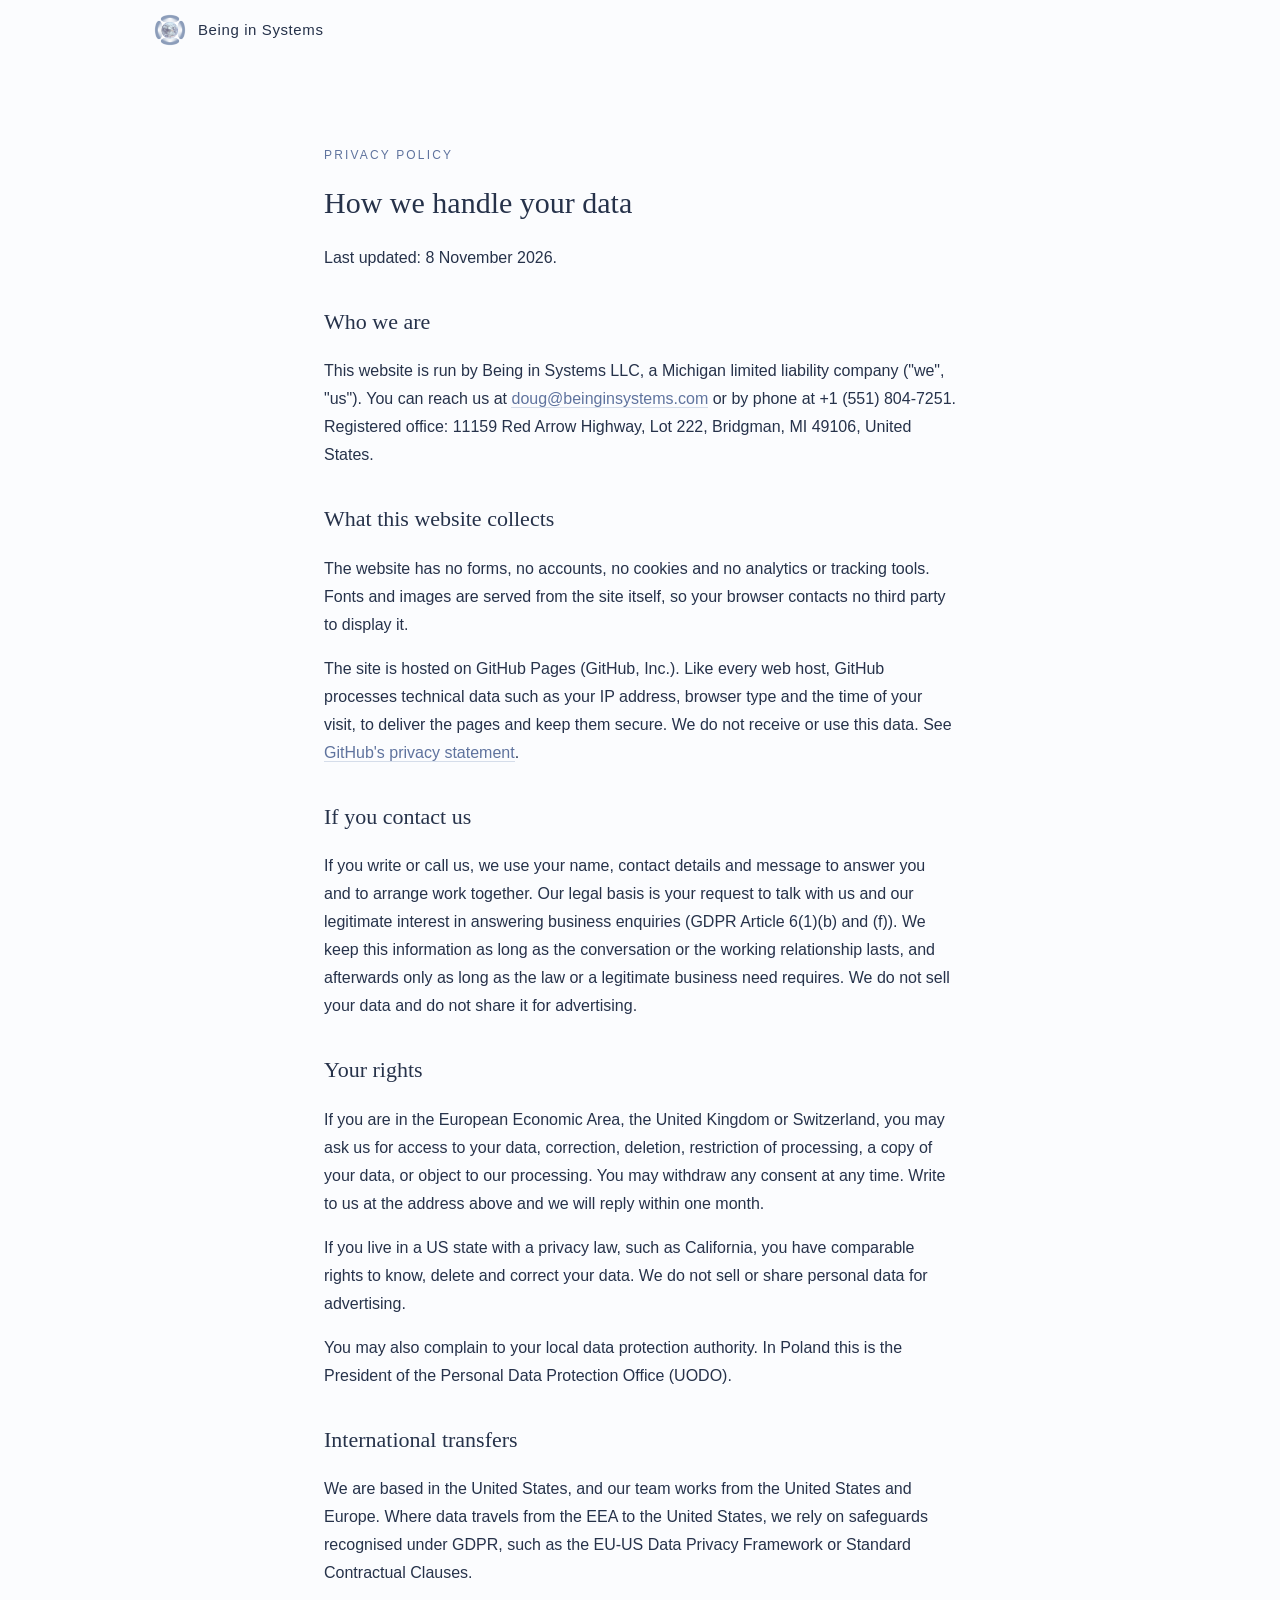
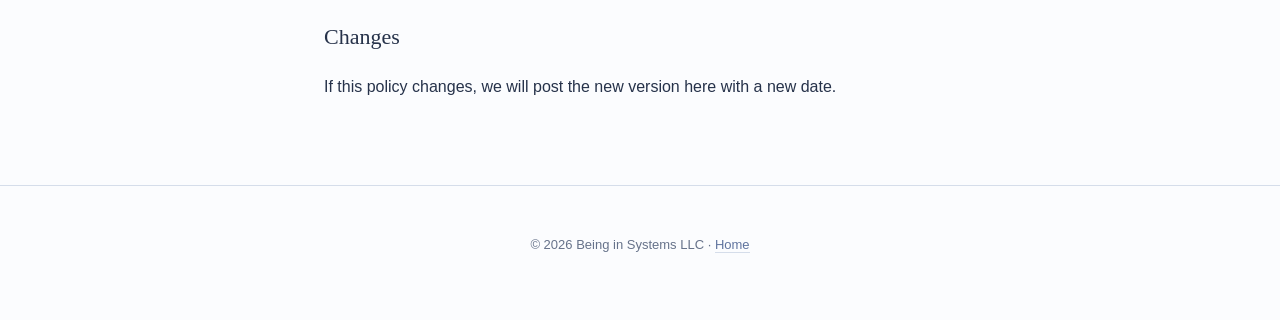
<file: privacy-policy.html>
<!DOCTYPE html>
<html lang="en">
<head>
  <meta charset="UTF-8" />
  <meta name="viewport" content="width=device-width, initial-scale=1.0" />
  <title>Privacy Policy | Being in Systems</title>
  <link rel="icon" href="bis_globe.png" />
  <link rel="stylesheet" href="style.css" />
</head>
<body>
<header><div class="wrap">
  <a class="brand" href="index.html"><img src="bis_globe.png" alt="" />Being in Systems</a>
</div></header>
<main><section style="border-top:0"><div class="wrap">
  <span class="label">Privacy Policy</span>
  <h2>How we handle your data</h2>
  <p>Last updated: 8 November 2026.</p>

  <h2 style="font-size:22px;margin-top:36px">Who we are</h2>
  <p>This website is run by Being in Systems LLC, a Michigan limited liability company ("we", "us"). You can reach us at <a href="mailto:doug@beinginsystems.com">doug@beinginsystems.com</a> or by phone at +1 (551) 804-7251. Registered office: 11159 Red Arrow Highway, Lot 222, Bridgman, MI 49106, United States.</p>

  <h2 style="font-size:22px;margin-top:36px">What this website collects</h2>
  <p>The website has no forms, no accounts, no cookies and no analytics or tracking tools. Fonts and images are served from the site itself, so your browser contacts no third party to display it.</p>
  <p>The site is hosted on GitHub Pages (GitHub, Inc.). Like every web host, GitHub processes technical data such as your IP address, browser type and the time of your visit, to deliver the pages and keep them secure. We do not receive or use this data. See <a href="https://docs.github.com/en/site-policy/privacy-policies/github-general-privacy-statement">GitHub's privacy statement</a>.</p>

  <h2 style="font-size:22px;margin-top:36px">If you contact us</h2>
  <p>If you write or call us, we use your name, contact details and message to answer you and to arrange work together. Our legal basis is your request to talk with us and our legitimate interest in answering business enquiries (GDPR Article 6(1)(b) and (f)). We keep this information as long as the conversation or the working relationship lasts, and afterwards only as long as the law or a legitimate business need requires. We do not sell your data and do not share it for advertising.</p>

  <h2 style="font-size:22px;margin-top:36px">Your rights</h2>
  <p>If you are in the European Economic Area, the United Kingdom or Switzerland, you may ask us for access to your data, correction, deletion, restriction of processing, a copy of your data, or object to our processing. You may withdraw any consent at any time. Write to us at the address above and we will reply within one month.</p>
  <p>If you live in a US state with a privacy law, such as California, you have comparable rights to know, delete and correct your data. We do not sell or share personal data for advertising.</p>
  <p>You may also complain to your local data protection authority. In Poland this is the President of the Personal Data Protection Office (UODO).</p>

  <h2 style="font-size:22px;margin-top:36px">International transfers</h2>
  <p>We are based in the United States, and our team works from the United States and Europe. Where data travels from the EEA to the United States, we rely on safeguards recognised under GDPR, such as the EU-US Data Privacy Framework or Standard Contractual Clauses.</p>

  <h2 style="font-size:22px;margin-top:36px">Changes</h2>
  <p>If this policy changes, we will post the new version here with a new date.</p>
</div></section></main>
<footer><div class="wrap">&copy; 2026 Being in Systems LLC &middot; <a href="index.html">Home</a></div></footer>
</body>
</html>
</file>
<file: style.css>
/* Being in Systems, concept 2026-11. Palette from the globe logo. */
:root {
  --petal: #8E9FC2; --petal-deep: #5F739E; --ink: #26324A; --muted: #66728A;
  --mist: #EEF2F8; --line: #D5DDEA; --bg: #FBFCFE;
  --serif: Georgia, "Times New Roman", serif;
  --sans: -apple-system, "Helvetica Neue", "Segoe UI", sans-serif;
}
*, *::before, *::after { box-sizing: border-box; margin: 0; padding: 0; }
html { scroll-behavior: smooth; scroll-padding-top: 70px; }
body { font-family: var(--sans); background: var(--bg); color: var(--ink); line-height: 1.75; -webkit-font-smoothing: antialiased; }
a { color: var(--petal-deep); text-decoration: none; border-bottom: 1px solid var(--line); }
a:hover { border-color: var(--petal-deep); }
.wrap { max-width: 680px; margin: 0 auto; padding: 0 24px; }
.wrap.wide { max-width: 1020px; }
.center { text-align: center; }

header { position: sticky; top: 0; z-index: 5; background: rgba(251,252,254,.9); backdrop-filter: blur(8px); border-bottom: 1px solid transparent; }
header .wrap { max-width: 1020px; display: flex; justify-content: space-between; align-items: center; padding-top: 14px; padding-bottom: 14px; }
.brand { display: flex; align-items: center; gap: 12px; border: 0; color: var(--ink); font-size: 15px; letter-spacing: .04em; }
.brand img { width: 32px; height: 32px; }
nav a { margin-left: 22px; font-size: 14px; border: 0; color: var(--muted); }
nav a:hover { color: var(--ink); }

/* hero */
.hero { position: relative; text-align: center; padding: 48px 0 96px; overflow: hidden; }
.hero::before { content: ""; position: absolute; left: 50%; top: -80px; width: 900px; height: 900px; transform: translateX(-50%);
  background: radial-gradient(circle, rgba(142,159,194,.22) 0%, rgba(142,159,194,0) 62%); pointer-events: none; }
.hero-art { position: relative; width: 300px; height: 300px; margin: 0 auto 96px; }
.globe { position: absolute; inset: 78px; width: 144px; height: 144px; animation: breathe-logo 8s ease-in-out infinite; }
.orbit { position: absolute; inset: 0; width: 100%; height: 100%; }
.orbit-line { fill: none; stroke: var(--petal); stroke-width: 1; opacity: .55; }
.orbit-line.faint { opacity: .25; stroke-dasharray: 2 7; }
.orbit-dots circle { fill: url(#sph); filter: url(#sh); }
.orbit-dots { transform-origin: 200px 200px; animation: spin 60s linear infinite; }
h1 { position: relative; font-family: var(--serif); font-weight: 400; font-size: clamp(34px, 6vw, 54px); line-height: 1.15; }
.lead { position: relative; margin-top: 24px; font-size: 18px; color: var(--muted); }
.geo { position: relative; margin-top: 28px; font-size: 12px; letter-spacing: .2em; text-transform: uppercase; color: var(--petal-deep); }

section { padding: 84px 0; border-top: 1px solid var(--line); }
.label { display: block; margin-bottom: 18px; font-size: 12px; letter-spacing: .18em; text-transform: uppercase; color: var(--petal-deep); }
h2 { font-family: var(--serif); font-weight: 400; font-size: 30px; line-height: 1.25; margin-bottom: 22px; }
p + p { margin-top: 16px; }

/* dimensions */
.dims { display: grid; grid-template-columns: repeat(auto-fit, minmax(176px, 1fr)); gap: 18px; margin-top: 36px; }
.dim { background: var(--mist); border-radius: 16px; padding: 26px 22px; font-size: 14px; line-height: 1.6; color: var(--muted); }
.dim h3 { font-family: var(--serif); font-weight: 400; font-size: 21px; color: var(--ink); margin-bottom: 8px; }
.dim .q { color: var(--petal-deep); font-style: italic; margin-bottom: 10px; }


/* accordion */
.acc { margin-top: 28px; border-top: 1px solid var(--line); }
details { border-bottom: 1px solid var(--line); }
summary { list-style: none; cursor: pointer; padding: 20px 36px 20px 0; position: relative; font-family: var(--serif); font-size: 21px; }
summary::-webkit-details-marker { display: none; }
summary::after { content: ""; position: absolute; right: 6px; top: 50%; width: 9px; height: 9px; margin-top: -7px;
  border-right: 1.5px solid var(--petal-deep); border-bottom: 1.5px solid var(--petal-deep); transform: rotate(45deg); transition: transform .3s; }
details[open] summary::after { transform: rotate(-135deg); margin-top: -2px; }
summary:hover { color: var(--petal-deep); }
summary:focus-visible { outline: 2px solid var(--petal); outline-offset: 2px; }
.body { padding: 0 0 26px; color: var(--muted); animation: fade .4s ease; }
.body .for { font-size: 14px; color: var(--petal-deep); }

/* map */
.map { margin: 26px 0; }
.map svg { width: 100%; height: auto; display: block; background: var(--mist); border-radius: 16px; }
.m-lines line { stroke-linecap: round; stroke-width: 2; }
.m-lines .flow { stroke: var(--petal-deep); stroke-dasharray: 6 8; animation: dash 2.4s linear infinite; }
.m-lines .active { stroke: var(--petal); }
.m-lines .dormant { stroke: var(--line); stroke-dasharray: 2 7; }
.m-nodes circle { fill: url(#sph); filter: url(#sh); }
.m-labels text { font-size: 12px; fill: var(--muted); font-family: var(--sans); }
.m-core-label { font-size: 12px; fill: #fff; font-family: var(--sans); letter-spacing: .06em; }
.m-core { fill: url(#sph); filter: url(#sh); animation: breathe 6s ease-in-out infinite; transform-origin: 260px 150px; }
.map figcaption { display: flex; flex-wrap: wrap; gap: 8px 22px; margin-top: 12px; font-size: 13px; }
.k { display: inline-block; width: 22px; height: 0; border-top: 2px solid; margin-right: 8px; vertical-align: middle; }
.k.flow { border-color: var(--petal-deep); border-top-style: dashed; }
.k.active { border-color: var(--petal); }
.k.dormant { border-color: var(--line); border-top-style: dotted; }

/* team */
.team { display: grid; grid-template-columns: repeat(auto-fit, minmax(260px, 1fr)); gap: 32px; margin-top: 36px; }
.person { text-align: center; font-size: 14.5px; line-height: 1.65; color: var(--muted); }
.avatar { width: 96px; height: 96px; margin: 0 auto 18px; border-radius: 50%; display: grid; place-items: center;
  background: radial-gradient(circle at 50% 35%, #fff 0%, var(--mist) 55%, var(--petal) 130%); color: var(--petal-deep);
  font-family: var(--serif); font-size: 26px; letter-spacing: .05em; }
.person h3 { font-family: var(--serif); font-weight: 400; font-size: 22px; color: var(--ink); }
.role { margin: 2px 0 12px; font-size: 12px; letter-spacing: .1em; text-transform: uppercase; color: var(--petal-deep); }

footer { padding: 48px 0 64px; text-align: center; color: var(--muted); font-size: 13px; border-top: 1px solid var(--line); }

/* motion */
@keyframes breathe-logo { 0%,100% { transform: scale(.94); opacity: .88; } 50% { transform: scale(1.14); opacity: 1; } }
@keyframes breathe { 0%,100% { transform: scale(1); } 50% { transform: scale(1.035); } }
@keyframes spin { to { transform: rotate(360deg); } }
@keyframes dash { to { stroke-dashoffset: -28; } }
@keyframes fade { from { opacity: 0; transform: translateY(-4px); } to { opacity: 1; transform: none; } }
.js .reveal { opacity: 0; transform: translateY(14px); transition: opacity .8s ease, transform .8s ease; }
.js .reveal.in { opacity: 1; transform: none; }
@media (prefers-reduced-motion: reduce) {
  *, *::before, *::after { animation: none !important; transition: none !important; }
  .js .reveal { opacity: 1; transform: none; }
}
@media (max-width: 560px) { nav a { margin-left: 12px; font-size: 13px; } .brand span { display: none; } }

/* band, steps, map button */
.band { background: var(--mist); border-top: 0; }
.band h2 { font-size: 28px; }
.steps { margin: 22px 0 6px 20px; }
.steps li { padding-left: 6px; margin-bottom: 12px; }
.steps b { color: var(--ink); font-weight: 500; }
.pill { display: none; margin-top: 14px; padding: 8px 18px; font: inherit; font-size: 14px; color: var(--petal-deep);
  background: #fff; border: 1px solid var(--petal); border-radius: 99px; cursor: pointer; transition: background .3s, color .3s; }
.js .pill { display: inline-block; }
.pill:hover, .pill[aria-pressed="true"] { background: var(--petal-deep); color: #fff; }
.pill:focus-visible { outline: 2px solid var(--petal); outline-offset: 2px; }
.m-lines line { transition: stroke .8s ease; }
.map.on .m-lines .dormant { stroke: var(--petal-deep); stroke-dasharray: 6 8; animation: dash 2.4s linear infinite; }
.map.on .m-lines .active { stroke: var(--petal-deep); stroke-dasharray: 6 8; animation: dash 2.4s linear infinite; }

/* 3D orbs, one language everywhere */
.orb { display: inline-block; flex: none; width: var(--s, 30px); height: var(--s, 30px); border-radius: 50%;
  background: radial-gradient(circle at 32% 28%, #fff 0%, #E3E9F4 22%, var(--petal) 62%, var(--petal-deep) 100%);
  box-shadow: 0 8px 14px rgba(95,115,158,.28), inset -4px -5px 10px rgba(38,50,74,.16); }
.orb.sm { --s: 24px; }
.orb.big { --s: 92px; }
.dim .orb { --s: 34px; margin-bottom: 16px; }
.avatar.orb { --s: 96px; width: 96px; height: 96px; margin: 0 auto 18px; display: grid; place-items: center; color: var(--ink); background: radial-gradient(circle at 32% 28%, #fff 0%, #E3E9F4 22%, var(--petal) 62%, var(--petal-deep) 100%); }

/* elements accordion */
.acc.el { margin-top: 26px; }
.acc.el summary { display: flex; align-items: center; gap: 16px; }
.acc.el summary em { margin-left: auto; margin-right: 8px; font-style: normal; font-family: var(--sans); font-size: 13px; color: var(--muted); }
.body .out { font-size: 14px; color: var(--petal-deep); }
.after { margin-top: 24px; }

/* parallax orbs in the band */
.band { position: relative; overflow: hidden; }
.band .wrap { position: relative; z-index: 1; }
.drift { position: absolute; opacity: .55; will-change: transform; }
.d1 { --s: 150px; right: -40px; top: 40px; }
.d2 { --s: 70px; left: 6%; bottom: 36px; }
.d3 { --s: 38px; right: 22%; bottom: 70px; }

/* breath */
.breath { margin: 18px auto 10px; display: grid; justify-items: center; gap: 8px; }
.breath .stage { height: 190px; width: 190px; display: grid; place-items: center; }
.breath .orb { transform-origin: center; }
.breath.run .orb { animation: inhale 8s ease-in-out 3; }
.breath-text { min-height: 84px; max-width: 420px; color: var(--muted); }
.breath-text small { display: block; margin-top: 4px; font-size: 12px; letter-spacing: .14em; text-transform: uppercase; color: var(--petal-deep); }
@keyframes inhale { 0%,100% { transform: scale(1); } 50% { transform: scale(1.7); } }
.pill:disabled { opacity: .5; cursor: default; }

/* provocation */
.prov { background: var(--bg); }
.prov .big { font-family: var(--serif); font-size: 26px; line-height: 1.4; color: var(--ink); margin-bottom: 20px; }
.prov p { color: var(--muted); }
.pull { margin: 28px 0; padding: 4px 0 4px 22px; border-left: 2px solid var(--petal); font-family: var(--serif); font-size: 22px; line-height: 1.45; color: var(--ink); }
.wrap.narrow { max-width: 680px; margin-top: 36px; }

/* two inner worlds */
.duo { display: grid; grid-template-columns: repeat(auto-fit, minmax(280px, 1fr)); gap: 28px; margin-top: 36px; }
.side { background: var(--mist); border-radius: 18px; padding: 30px 26px; }
.side h3 { font-family: var(--serif); font-weight: 400; font-size: 22px; margin: 14px 0 16px; }
.orb.person { --s: 52px; }
.bubbles { list-style: none; display: flex; flex-wrap: wrap; gap: 10px; }
.bubbles li { background: #fff; border: 1px solid var(--line); border-radius: 99px; padding: 6px 16px; font-size: 14px; color: var(--muted); animation: float 6s ease-in-out infinite; }
.bubbles li:nth-child(2n) { animation-delay: -2s; }
.bubbles li:nth-child(3n) { animation-delay: -4s; }
.pull-side { background: linear-gradient(160deg, var(--mist), #E2E9F5); }
.pull-side .bubbles li { color: var(--ink); border-color: var(--petal); }
@keyframes float { 0%,100% { transform: translateY(0); } 50% { transform: translateY(-5px); } }
.after.center { text-align: center; }

/* rowing and sailing, kept light */
.ship { max-width: 680px; margin: 8px auto 0; }
.ship svg { width: 100%; height: auto; display: block; }
.ship .line { fill: none; stroke: var(--petal); stroke-width: 1.4; stroke-linecap: round; stroke-linejoin: round; }
.ship .line.thin { stroke-width: 1; opacity: .8; }
.ship .line.dot { stroke-dasharray: 2 4; opacity: .8; }
.ship .o { fill: url(#sph); }
.ship .sea path { fill: none; stroke: var(--line); stroke-width: 1.2; stroke-linecap: round; }
.ship .bob { animation: bob 7s ease-in-out infinite; }
.ship .b2 { animation-delay: -3.5s; }
@keyframes bob { 0%,100% { transform: translateY(0); } 50% { transform: translateY(-3px); } }
.ship figcaption { display: grid; grid-template-columns: 1fr 1fr; text-align: center; font-size: 11px; letter-spacing: .18em; text-transform: uppercase; color: var(--muted); margin-top: 2px; }

/* quiz */
html:not(.js) #quiz { display: none; }
.quiz { margin-top: 26px; }
.quiz fieldset { border: 0; margin-bottom: 26px; }
.quiz legend { font-family: var(--serif); font-size: 20px; margin-bottom: 10px; }
.quiz label { display: block; cursor: pointer; }
.quiz input { position: absolute; opacity: 0; }
.quiz label span { display: block; margin: 8px 0; padding: 12px 18px; border: 1px solid var(--line); border-radius: 12px; background: #fff; color: var(--muted); transition: all .25s; }
.quiz label:hover span { border-color: var(--petal); }
.quiz input:checked + span { background: var(--mist); border-color: var(--petal-deep); color: var(--ink); }
.quiz input:focus-visible + span { outline: 2px solid var(--petal); outline-offset: 2px; }
.pill.show { display: inline-block; }
.result { margin-top: 30px; padding: 28px; background: var(--mist); border-radius: 18px; animation: fade .5s ease; }
.result h3 { font-family: var(--serif); font-weight: 400; font-size: 24px; margin-bottom: 12px; }
.result p + p { margin-top: 12px; color: var(--muted); }

/* voices, writing */
.voice { margin: 0 0 40px; padding-left: 26px; border-left: 2px solid var(--petal); }
.voice blockquote { font-family: var(--serif); font-size: 21px; line-height: 1.5; }
.voice figcaption { margin-top: 12px; font-size: 12px; letter-spacing: .14em; text-transform: uppercase; color: var(--petal-deep); }
.essay { display: block; padding: 22px 26px; border: 1px solid var(--line); border-radius: 14px; background: #fff; color: var(--ink); transition: border-color .3s, transform .3s; }
.essay:hover { border-color: var(--petal-deep); transform: translateY(-2px); }
.essay b { display: block; font-family: var(--serif); font-weight: 400; font-size: 22px; }
.essay span { color: var(--muted); font-size: 15px; }

/* portrait photos: one grey filter tinted with the logo blue, identical for everyone */
.ph { position: relative; display: block; width: 112px; height: 112px; margin: 0 auto 18px; border-radius: 50%; overflow: hidden; isolation: isolate;
  background: var(--mist); box-shadow: 0 8px 16px rgba(95,115,158,.28), 0 0 0 3px #fff, 0 0 0 4px var(--line); }
.ph img { display: block; width: 100%; height: 100%; object-fit: cover; filter: grayscale(1) contrast(1.08) brightness(1.04); }
.ph::after { content: ""; position: absolute; inset: 0; background: var(--petal); mix-blend-mode: color; }
.ph.zoom img { transform: scale(1.3) translateY(7%); }

/* writing: swipe rail */
.rail-wrap { position: relative; margin-top: 64px; }
.rail { list-style: none; display: flex; gap: 18px; overflow-x: auto; scroll-snap-type: x mandatory; padding: 8px 4px 20px; scrollbar-width: thin; scrollbar-color: var(--petal) transparent; -webkit-overflow-scrolling: touch; }
.rail:focus-visible { outline: 2px solid var(--petal); outline-offset: 2px; }
.card { flex: 0 0 min(300px, 82%); scroll-snap-align: start; }
.card a { display: flex; flex-direction: column; gap: 10px; height: 100%; padding: 24px 24px 22px; border: 1px solid var(--line); border-radius: 16px; background: #fff; color: var(--ink); transition: border-color .3s, transform .3s; }
.card a:hover { border-color: var(--petal-deep); transform: translateY(-2px); }
.card small { font-size: 11px; letter-spacing: .12em; text-transform: uppercase; color: var(--petal-deep); }
.card b { font-family: var(--serif); font-weight: 400; font-size: 21px; line-height: 1.3; }
.card span { font-size: 14.5px; line-height: 1.6; color: var(--muted); }
.card em { margin-top: auto; font-style: normal; font-size: 13px; color: var(--petal-deep); }
.card.more a { justify-content: center; align-items: center; text-align: center; background: var(--mist); }
.rail-btn { display: none; position: absolute; top: 42%; z-index: 2; width: 40px; height: 40px; border-radius: 50%; border: 0; cursor: pointer; font-size: 22px; line-height: 1; color: var(--ink);
  background: radial-gradient(circle at 32% 28%, #fff 0%, #E3E9F4 30%, var(--petal) 100%); box-shadow: 0 6px 12px rgba(95,115,158,.3); }
.rail-btn { top: -56px; }
.rail-btn.prev { right: 50px; } .rail-btn.next { right: 0; }
.js .rail-btn { display: block; }
.rail-btn:focus-visible { outline: 2px solid var(--petal-deep); outline-offset: 2px; }
@media (hover: none) { .rail-btn { display: none !important; } }
.card span { display: -webkit-box; -webkit-line-clamp: 5; -webkit-box-orient: vertical; overflow: hidden; }
.card small { line-height: 1.6; }
.ph.light img { filter: grayscale(1) contrast(.82) brightness(1.38); }
</file>
